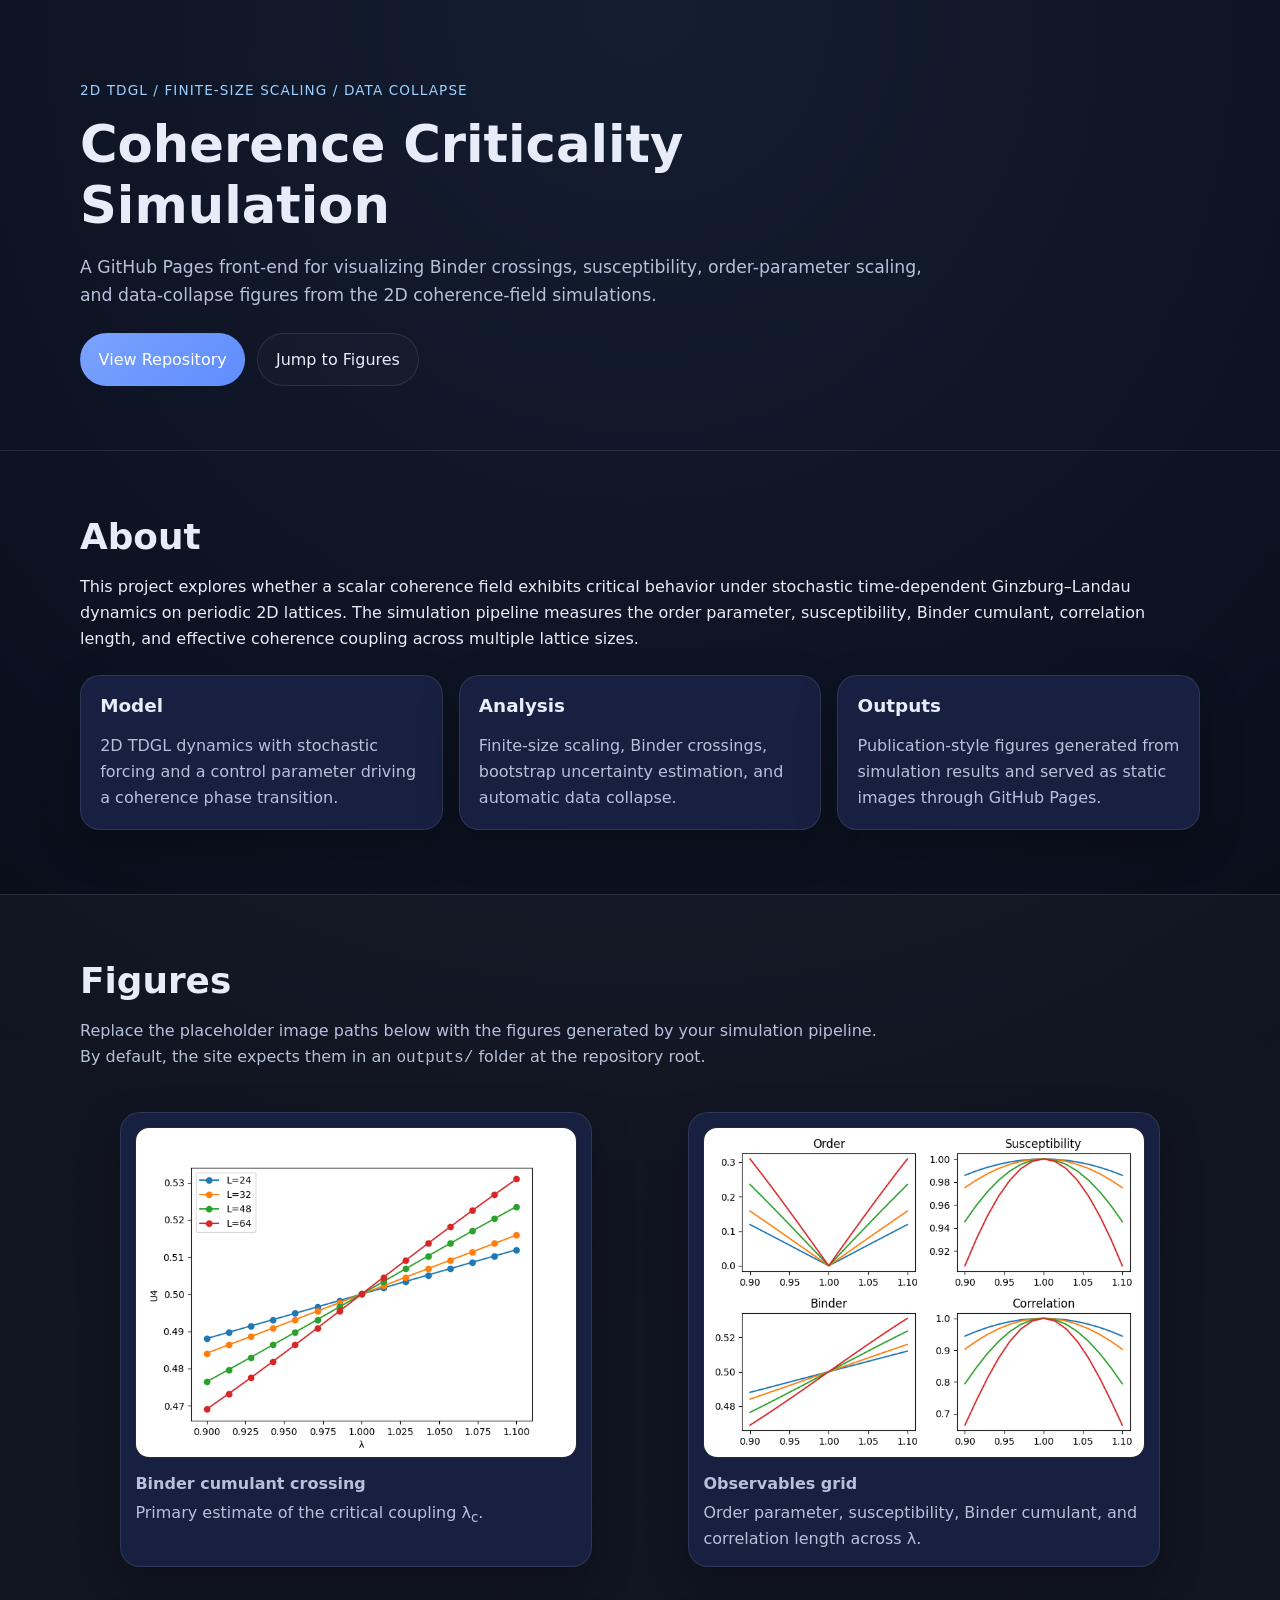
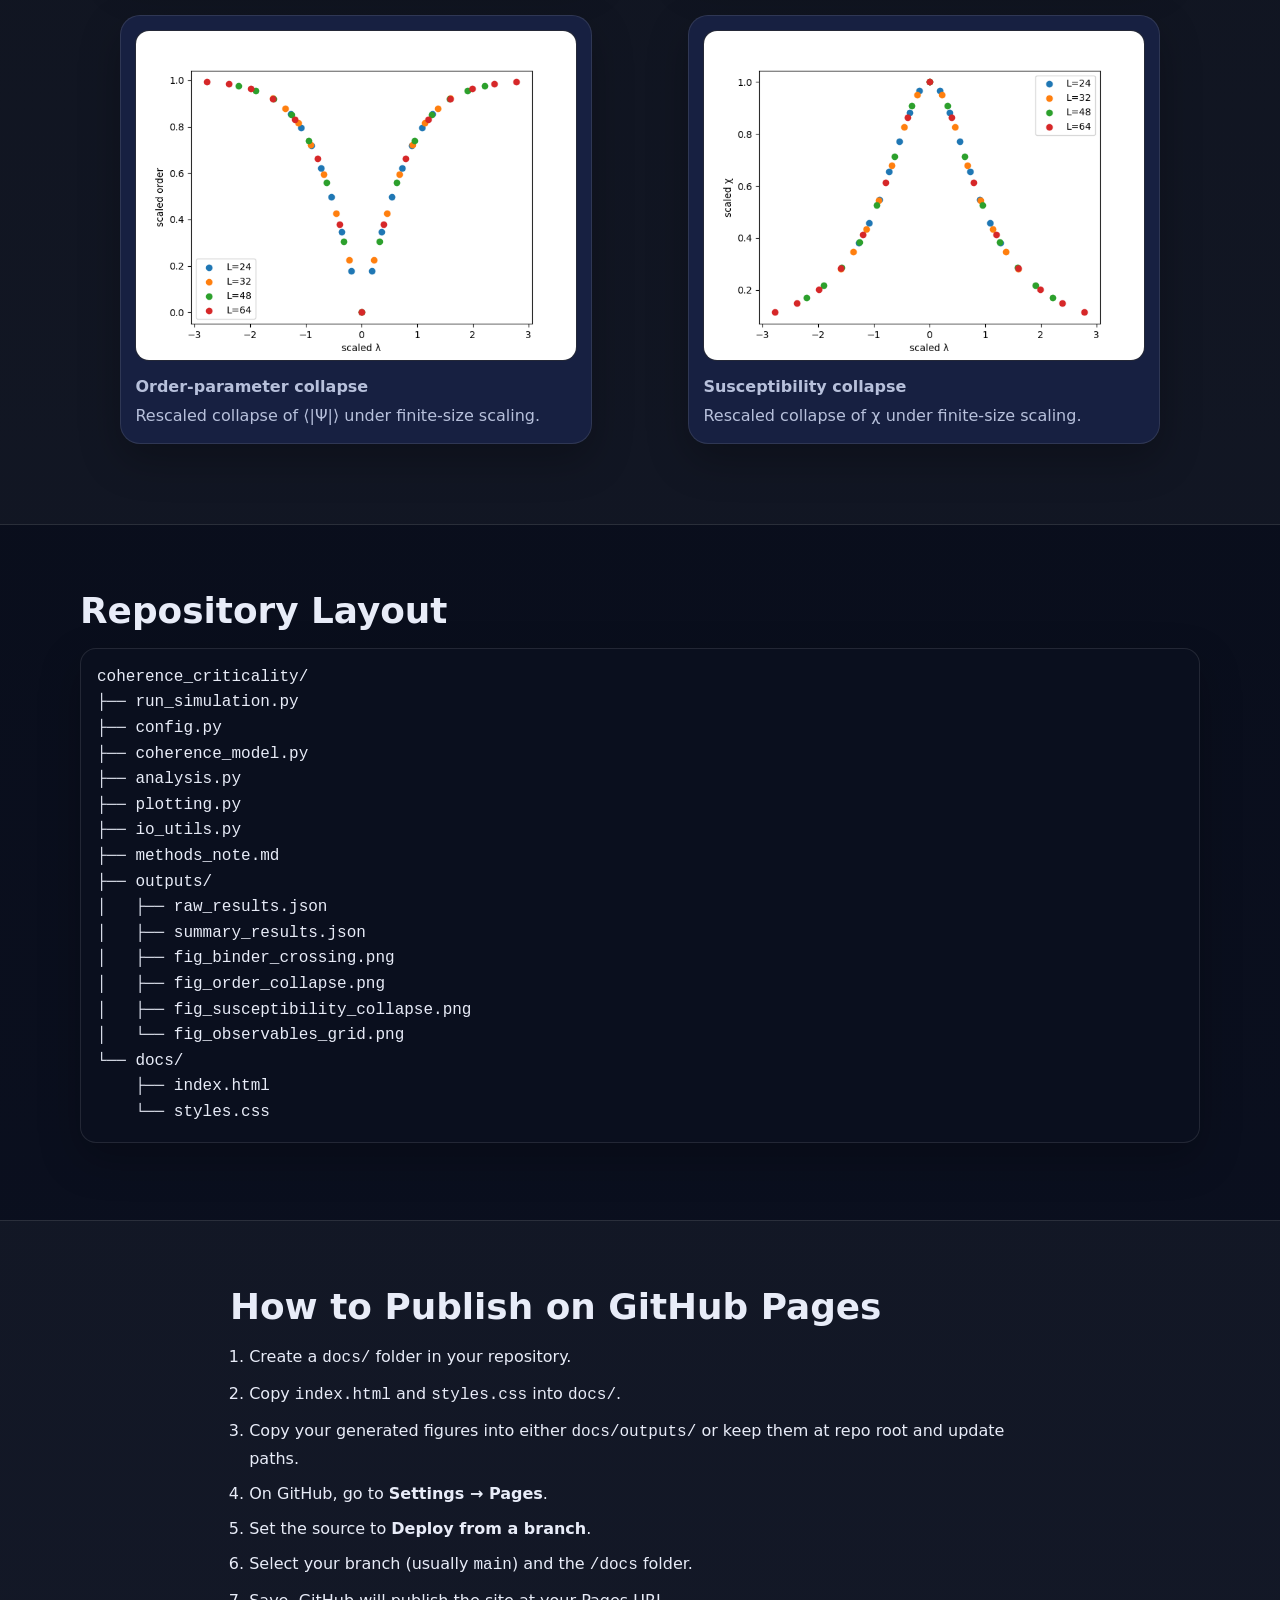
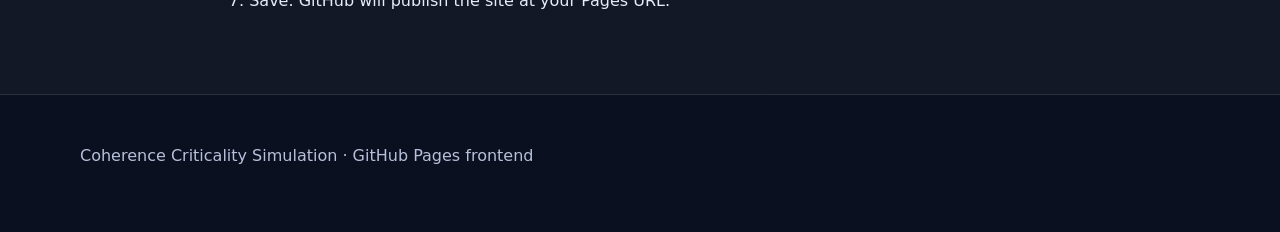
<file: index.html>
<!DOCTYPE html>
<html lang="en">
<head>
  <meta charset="UTF-8" />
  <meta name="viewport" content="width=device-width, initial-scale=1.0" />
  <title>Coherence Criticality Simulation</title>
  <link rel="stylesheet" href="styles.css" />
</head>
<body>
  <header class="hero">
    <div class="container">
      <p class="eyebrow">2D TDGL / Finite-Size Scaling / Data Collapse</p>
      <h1>Coherence Criticality Simulation</h1>
      <p class="lead">
        A GitHub Pages front-end for visualizing Binder crossings, susceptibility,
        order-parameter scaling, and data-collapse figures from the 2D coherence-field simulations.
      </p>
      <div class="hero-actions">
        <a class="button primary" href="https://github.com/YOUR-USERNAME/YOUR-REPO" target="_blank" rel="noopener">View Repository</a>
        <a class="button" href="#figures">Jump to Figures</a>
      </div>
    </div>
  </header>

  <main>
    <section class="section">
      <div class="container">
        <h2>About</h2>
        <p>
          This project explores whether a scalar coherence field exhibits critical behavior
          under stochastic time-dependent Ginzburg–Landau dynamics on periodic 2D lattices.
          The simulation pipeline measures the order parameter, susceptibility, Binder cumulant,
          correlation length, and effective coherence coupling across multiple lattice sizes.
        </p>
        <div class="cards">
          <article class="card">
            <h3>Model</h3>
            <p>2D TDGL dynamics with stochastic forcing and a control parameter driving a coherence phase transition.</p>
          </article>
          <article class="card">
            <h3>Analysis</h3>
            <p>Finite-size scaling, Binder crossings, bootstrap uncertainty estimation, and automatic data collapse.</p>
          </article>
          <article class="card">
            <h3>Outputs</h3>
            <p>Publication-style figures generated from simulation results and served as static images through GitHub Pages.</p>
          </article>
        </div>
      </div>
    </section>

    <section class="section alt" id="figures">
      <div class="container">
        <h2>Figures</h2>
        <p class="section-intro">
          Replace the placeholder image paths below with the figures generated by your simulation pipeline.
          By default, the site expects them in an <code>outputs/</code> folder at the repository root.
        </p>

        <div class="figure-grid">
          <figure class="plot-card">
            <img src="outputs/fig_binder_crossing.png" alt="Binder cumulant crossing" loading="lazy" />
            <figcaption>
              <strong>Binder cumulant crossing</strong>
              <span>Primary estimate of the critical coupling λ<sub>c</sub>.</span>
            </figcaption>
          </figure>

          <figure class="plot-card">
            <img src="outputs/fig_observables_grid.png" alt="Observables grid" loading="lazy" />
            <figcaption>
              <strong>Observables grid</strong>
              <span>Order parameter, susceptibility, Binder cumulant, and correlation length across λ.</span>
            </figcaption>
          </figure>

          <figure class="plot-card">
            <img src="outputs/fig_order_collapse.png" alt="Order parameter data collapse" loading="lazy" />
            <figcaption>
              <strong>Order-parameter collapse</strong>
              <span>Rescaled collapse of ⟨|Ψ|⟩ under finite-size scaling.</span>
            </figcaption>
          </figure>

          <figure class="plot-card">
            <img src="outputs/fig_susceptibility_collapse.png" alt="Susceptibility data collapse" loading="lazy" />
            <figcaption>
              <strong>Susceptibility collapse</strong>
              <span>Rescaled collapse of χ under finite-size scaling.</span>
            </figcaption>
          </figure>
        </div>
      </div>
    </section>

    <section class="section">
      <div class="container">
        <h2>Repository Layout</h2>
<pre><code>coherence_criticality/
├── run_simulation.py
├── config.py
├── coherence_model.py
├── analysis.py
├── plotting.py
├── io_utils.py
├── methods_note.md
├── outputs/
│   ├── raw_results.json
│   ├── summary_results.json
│   ├── fig_binder_crossing.png
│   ├── fig_order_collapse.png
│   ├── fig_susceptibility_collapse.png
│   └── fig_observables_grid.png
└── docs/
    ├── index.html
    └── styles.css</code></pre>
      </div>
    </section>

    <section class="section alt">
      <div class="container narrow">
        <h2>How to Publish on GitHub Pages</h2>
        <ol class="steps">
          <li>Create a <code>docs/</code> folder in your repository.</li>
          <li>Copy <code>index.html</code> and <code>styles.css</code> into <code>docs/</code>.</li>
          <li>Copy your generated figures into either <code>docs/outputs/</code> or keep them at repo root and update paths.</li>
          <li>On GitHub, go to <strong>Settings → Pages</strong>.</li>
          <li>Set the source to <strong>Deploy from a branch</strong>.</li>
          <li>Select your branch (usually <code>main</code>) and the <code>/docs</code> folder.</li>
          <li>Save. GitHub will publish the site at your Pages URL.</li>
        </ol>
      </div>
    </section>
  </main>

  <footer class="footer">
    <div class="container">
      <p>Coherence Criticality Simulation · GitHub Pages frontend</p>
    </div>
  </footer>
</body>
</html>
</file>
<file: styles.css>
* {
  box-sizing: border-box;
}

:root {
  --bg: #0b1020;
  --bg-alt: #121935;
  --surface: #172041;
  --text: #e8ecf8;
  --muted: #b7c0db;
  --accent: #7aa2ff;
  --accent-2: #9dd0ff;
  --border: rgba(255,255,255,0.1);
  --shadow: 0 16px 40px rgba(0,0,0,0.25);
}

html {
  scroll-behavior: smooth;
}

body {
  margin: 0;
  font-family: Inter, ui-sans-serif, system-ui, -apple-system, BlinkMacSystemFont, "Segoe UI", sans-serif;
  line-height: 1.6;
  color: var(--text);
  background:
    radial-gradient(circle at top, rgba(122,162,255,0.12), transparent 35%),
    linear-gradient(180deg, #070b16 0%, #0b1020 100%);
}

.container {
  width: min(1120px, calc(100% - 2rem));
  margin: 0 auto;
}

.narrow {
  width: min(820px, calc(100% - 2rem));
}

.hero {
  padding: 5rem 0 4rem;
  border-bottom: 1px solid var(--border);
}

.eyebrow {
  margin: 0 0 0.75rem;
  letter-spacing: 0.08em;
  text-transform: uppercase;
  color: var(--accent-2);
  font-size: 0.85rem;
}

h1, h2, h3 {
  line-height: 1.2;
  margin: 0 0 1rem;
}

h1 {
  font-size: clamp(2.2rem, 4vw, 4rem);
  max-width: 900px;
}

h2 {
  font-size: clamp(1.6rem, 2.8vw, 2.3rem);
}

h3 {
  font-size: 1.15rem;
}

.lead {
  max-width: 850px;
  font-size: 1.08rem;
  color: var(--muted);
}

.section {
  padding: 4rem 0;
}

.section.alt {
  background: rgba(255,255,255,0.03);
  border-top: 1px solid var(--border);
  border-bottom: 1px solid var(--border);
}

.section-intro {
  color: var(--muted);
  max-width: 820px;
}

.hero-actions {
  display: flex;
  flex-wrap: wrap;
  gap: 0.75rem;
  margin-top: 1.5rem;
}

.button {
  display: inline-flex;
  align-items: center;
  justify-content: center;
  padding: 0.8rem 1.1rem;
  border-radius: 999px;
  text-decoration: none;
  color: var(--text);
  border: 1px solid var(--border);
  background: rgba(255,255,255,0.02);
  transition: transform 0.15s ease, border-color 0.15s ease, background 0.15s ease;
}

.button:hover {
  transform: translateY(-1px);
  border-color: rgba(255,255,255,0.25);
  background: rgba(255,255,255,0.05);
}

.button.primary {
  background: linear-gradient(135deg, var(--accent), #5f8dff);
  color: white;
  border-color: transparent;
}

.cards {
  display: grid;
  grid-template-columns: repeat(3, minmax(0, 1fr));
  gap: 1rem;
  margin-top: 1.5rem;
}

.card, .plot-card {
  background: var(--surface);
  border: 1px solid var(--border);
  border-radius: 20px;
  padding: 1.2rem;
  box-shadow: var(--shadow);
}

.card p {
  color: var(--muted);
  margin-bottom: 0;
}

.figure-grid {
  display: grid;
  grid-template-columns: repeat(2, minmax(0, 1fr));
  gap: 1rem;
  margin-top: 1.5rem;
}

.plot-card {
  padding: 0.9rem;
}

.plot-card img {
  width: 100%;
  display: block;
  border-radius: 14px;
  background: #0b1020;
  border: 1px solid var(--border);
}

.plot-card figcaption {
  display: flex;
  flex-direction: column;
  gap: 0.2rem;
  margin-top: 0.8rem;
  color: var(--muted);
}

pre {
  background: #0a0f1e;
  border: 1px solid var(--border);
  border-radius: 16px;
  padding: 1rem;
  overflow: auto;
  box-shadow: var(--shadow);
}

code {
  font-family: ui-monospace, SFMono-Regular, Menlo, Monaco, Consolas, "Liberation Mono", monospace;
}

.steps {
  padding-left: 1.2rem;
}

.steps li + li {
  margin-top: 0.6rem;
}

.footer {
  padding: 2rem 0 3rem;
  color: var(--muted);
}

@media (max-width: 900px) {
  .cards,
  .figure-grid {
    grid-template-columns: 1fr;
  }
}
</file>
